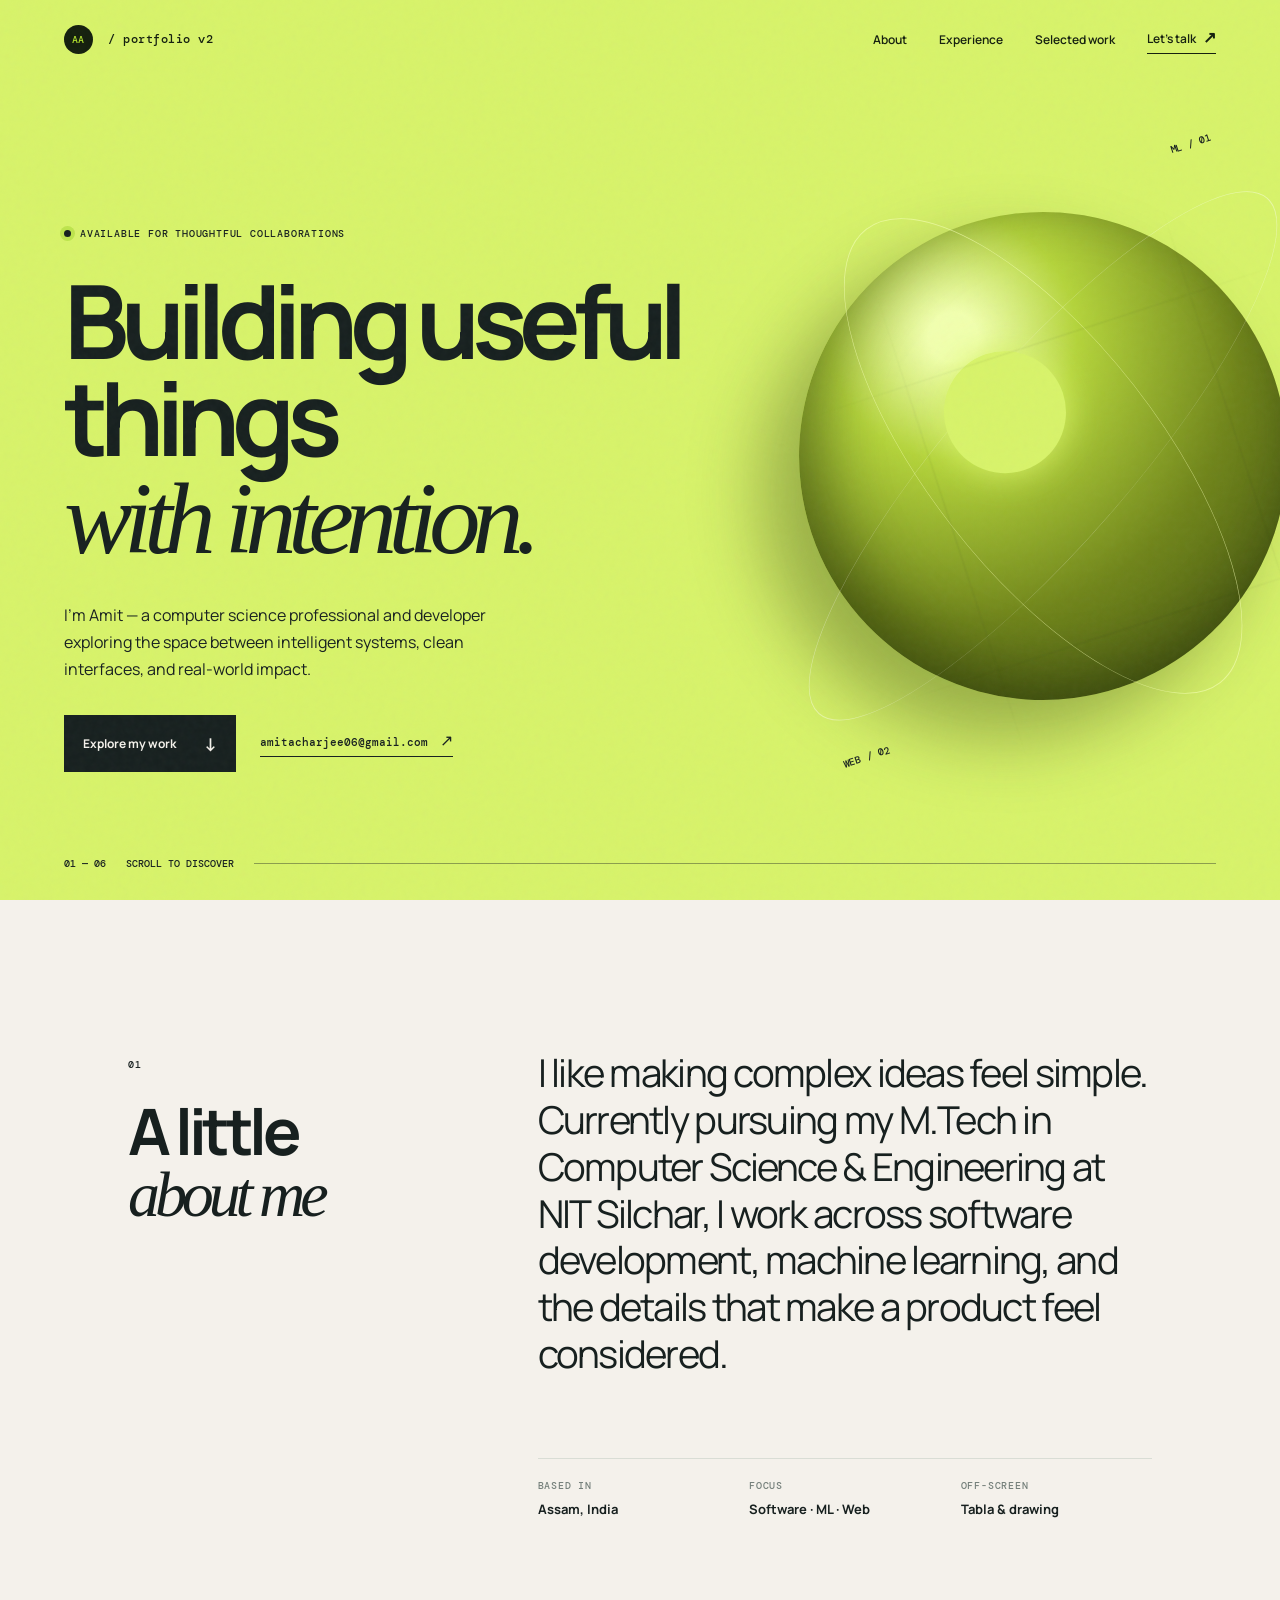
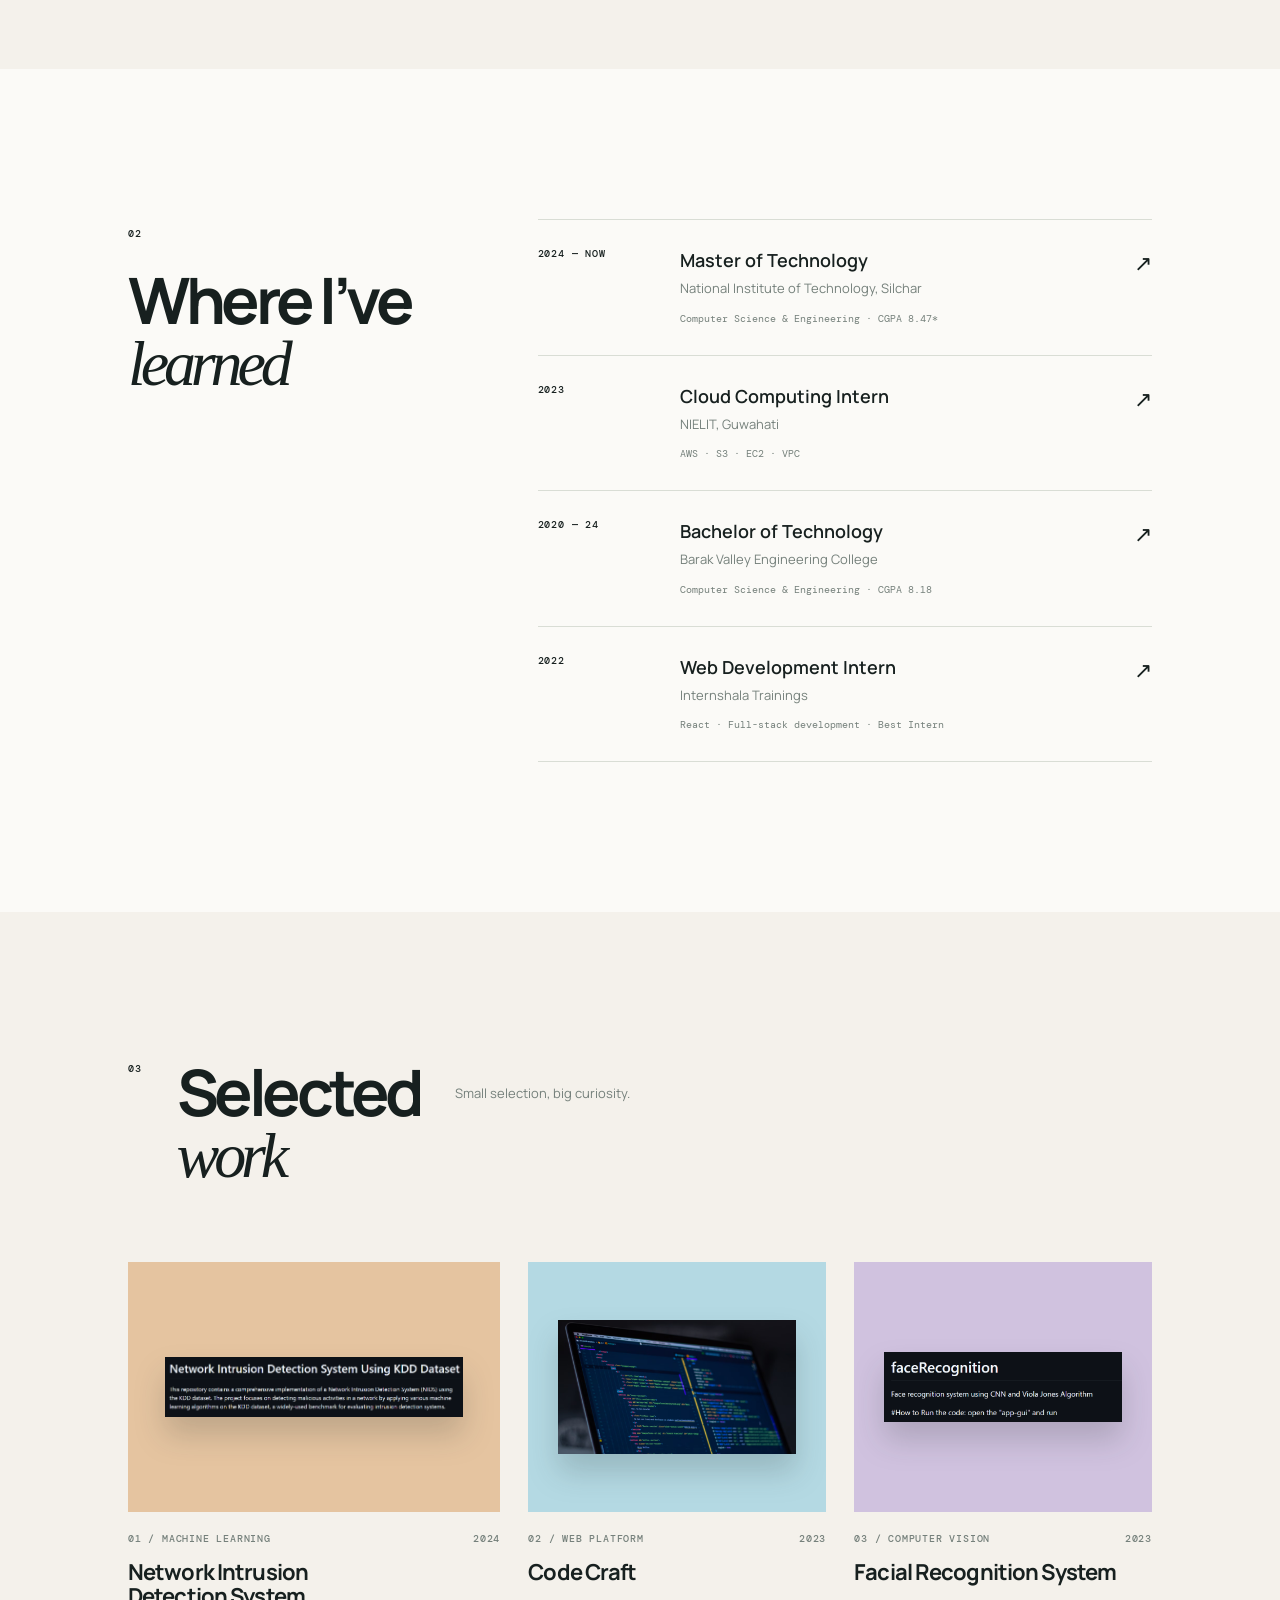
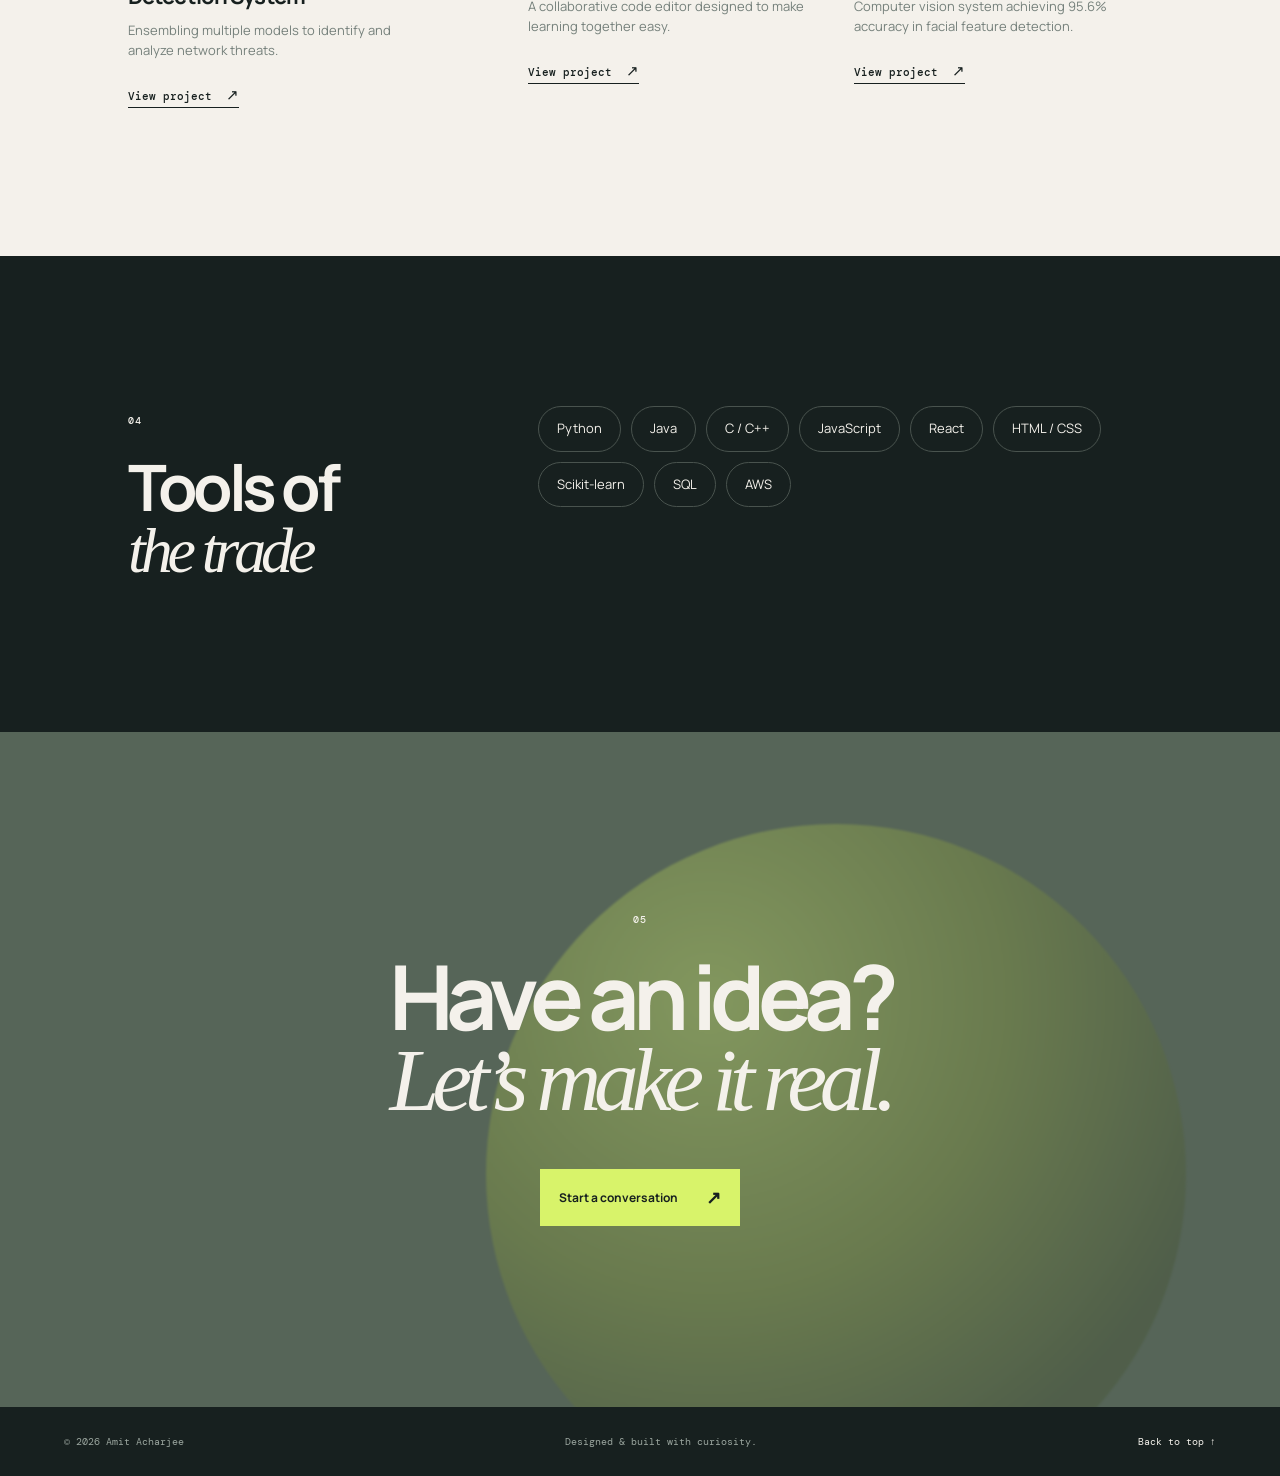
<file: v2/index.html>
<!DOCTYPE html>
<html lang="en">
<head>
    <meta charset="UTF-8">
    <meta name="viewport" content="width=device-width, initial-scale=1.0">
    <meta name="description" content="Amit Acharjee — computer science professional and developer.">
    <title>Amit Acharjee — Developer & Researcher</title>
    <link rel="icon" type="image/png" href="assets/favicon.png">
    <link rel="preconnect" href="https://fonts.googleapis.com">
    <link rel="preconnect" href="https://fonts.gstatic.com" crossorigin>
    <link href="https://fonts.googleapis.com/css2?family=DM+Mono:wght@400;500&family=Manrope:wght@400;500;600;700;800&display=swap" rel="stylesheet">
    <link rel="stylesheet" href="styles.css">
</head>
<body>
    <div class="noise" aria-hidden="true"></div>
    <div class="scroll-progress" aria-hidden="true"></div>

    <header class="site-header">
        <a class="brand" href="#home" aria-label="Amit Acharjee home"><span>AA</span> / portfolio v2</a>
        <button class="menu-toggle" type="button" aria-expanded="false" aria-controls="site-nav">Menu <span></span></button>
        <nav id="site-nav" class="site-nav" aria-label="Main navigation">
            <a href="#about">About</a>
            <a href="#experience">Experience</a>
            <a href="#work">Selected work</a>
            <a href="#contact" class="nav-cta">Let's talk <span>↗</span></a>
        </nav>
    </header>

    <main>
        <section id="home" class="hero">
            <div class="hero-copy reveal">
                <p class="eyebrow"><span class="status-dot"></span> Available for thoughtful collaborations</p>
                <h1>Building useful things<br><em>with intention.</em></h1>
                <p class="hero-intro">I’m Amit — a computer science professional and developer exploring the space between intelligent systems, clean interfaces, and real-world impact.</p>
                <div class="hero-actions">
                    <a class="button button-dark" href="#work">Explore my work <span>↓</span></a>
                    <a class="text-link" href="mailto:amitacharjee06@gmail.com">amitacharjee06@gmail.com <span>↗</span></a>
                </div>
            </div>
            <div class="hero-art" aria-hidden="true">
                <div class="orb orb-back"></div>
                <div class="orb orb-main">
                    <div class="orb-ring ring-one"></div>
                    <div class="orb-ring ring-two"></div>
                    <div class="orb-core"></div>
                </div>
                <div class="orbit-label label-one">ML / 01</div>
                <div class="orbit-label label-two">WEB / 02</div>
                <div class="hero-grid"></div>
            </div>
            <div class="hero-footer"><span>01 — 06</span><span>Scroll to discover</span><span class="line"></span></div>
        </section>

        <section id="about" class="section about">
            <div class="section-heading reveal"><span class="section-number">01</span><h2>A little<br><em>about me</em></h2></div>
            <div class="about-content">
                <p class="large-copy reveal">I like making complex ideas feel simple. Currently pursuing my M.Tech in Computer Science & Engineering at NIT Silchar, I work across software development, machine learning, and the details that make a product feel considered.</p>
                <div class="fact-grid reveal">
                    <div><span class="fact-label">Based in</span><strong>Assam, India</strong></div>
                    <div><span class="fact-label">Focus</span><strong>Software · ML · Web</strong></div>
                    <div><span class="fact-label">Off-screen</span><strong>Tabla & drawing</strong></div>
                </div>
            </div>
        </section>

        <section id="experience" class="section experience">
            <div class="section-heading reveal"><span class="section-number">02</span><h2>Where I’ve<br><em>learned</em></h2></div>
            <div class="experience-list">
                <article class="experience-item reveal"><span class="period">2024 — now</span><div><h3>Master of Technology</h3><p>National Institute of Technology, Silchar</p><span class="muted">Computer Science & Engineering · CGPA 8.47*</span></div><span class="arrow">↗</span></article>
                <article class="experience-item reveal"><span class="period">2023</span><div><h3>Cloud Computing Intern</h3><p>NIELIT, Guwahati</p><span class="muted">AWS · S3 · EC2 · VPC</span></div><span class="arrow">↗</span></article>
                <article class="experience-item reveal"><span class="period">2020 — 24</span><div><h3>Bachelor of Technology</h3><p>Barak Valley Engineering College</p><span class="muted">Computer Science & Engineering · CGPA 8.18</span></div><span class="arrow">↗</span></article>
                <article class="experience-item reveal"><span class="period">2022</span><div><h3>Web Development Intern</h3><p>Internshala Trainings</p><span class="muted">React · Full-stack development · Best Intern</span></div><span class="arrow">↗</span></article>
            </div>
        </section>

        <section id="work" class="section work">
            <div class="section-heading reveal"><span class="section-number">03</span><h2>Selected<br><em>work</em></h2><p>Small selection, big curiosity.</p></div>
            <div class="project-grid">
                <article class="project-card project-feature reveal"><div class="project-image warm"><img src="assets/image1.png" alt="Network intrusion detection project preview"></div><div class="project-meta"><span>01 / Machine learning</span><span>2024</span></div><h3>Network Intrusion<br>Detection System</h3><p>Ensembling multiple models to identify and analyze network threats.</p><a href="https://github.com/Grey-Coder/Network_Intrusion_Detection_System" target="_blank" rel="noreferrer">View project <span>↗</span></a></article>
                <article class="project-card reveal"><div class="project-image blue"><img src="assets/image3.png" alt="Code Craft collaborative editor preview"></div><div class="project-meta"><span>02 / Web platform</span><span>2023</span></div><h3>Code Craft</h3><p>A collaborative code editor designed to make learning together easy.</p><a href="https://github.com/Grey-Coder" target="_blank" rel="noreferrer">View project <span>↗</span></a></article>
                <article class="project-card reveal"><div class="project-image lilac"><img src="assets/image2.png" alt="Facial recognition project preview"></div><div class="project-meta"><span>03 / Computer vision</span><span>2023</span></div><h3>Facial Recognition System</h3><p>Computer vision system achieving 95.6% accuracy in facial feature detection.</p><a href="https://github.com/Grey-Coder/faceRecognition" target="_blank" rel="noreferrer">View project <span>↗</span></a></article>
            </div>
        </section>

        <section class="section capabilities">
            <div class="section-heading reveal"><span class="section-number">04</span><h2>Tools of<br><em>the trade</em></h2></div>
            <div class="capability-list reveal"><span>Python</span><span>Java</span><span>C / C++</span><span>JavaScript</span><span>React</span><span>HTML / CSS</span><span>Scikit-learn</span><span>SQL</span><span>AWS</span></div>
        </section>

        <section id="contact" class="contact-section">
            <div class="contact-orb" aria-hidden="true"></div>
            <div class="contact-content reveal"><span class="section-number">05</span><h2>Have an idea?<br><em>Let’s make it real.</em></h2><a class="button button-light" href="mailto:amitacharjee06@gmail.com">Start a conversation <span>↗</span></a></div>
        </section>
    </main>
    <footer><span>© 2026 Amit Acharjee</span><span>Designed & built with curiosity.</span><a href="#home">Back to top ↑</a></footer>
    <script src="script.js"></script>
</body>
</html>
</file>
<file: v2/styles.css>
:root{--ink:#17201f;--cream:#f4f1eb;--paper:#fbfaf7;--lime:#d8f36a;--muted:#75807b;--line:#d9ddd5;--mono:'DM Mono',monospace;--sans:'Manrope',sans-serif}
*{box-sizing:border-box;margin:0;padding:0}html{scroll-behavior:smooth}body{background:var(--paper);color:var(--ink);font-family:var(--sans);line-height:1.5;overflow-x:hidden}.noise{position:fixed;inset:0;pointer-events:none;opacity:.035;z-index:10;background-image:url("data:image/svg+xml,%3Csvg viewBox='0 0 180 180' xmlns='http://www.w3.org/2000/svg'%3E%3Cfilter id='n'%3E%3CfeTurbulence type='fractalNoise' baseFrequency='.8' numOctaves='4' stitchTiles='stitch'/%3E%3C/filter%3E%3Crect width='100%25' height='100%25' filter='url(%23n)'/%3E%3C/svg%3E")}.scroll-progress{position:fixed;top:0;left:0;height:3px;width:0;background:var(--lime);z-index:20}.site-header{position:fixed;top:0;left:0;width:100%;padding:25px 5vw;display:flex;justify-content:space-between;align-items:center;z-index:9;mix-blend-mode:multiply}.brand{font:500 12px var(--mono);letter-spacing:.04em;color:inherit;text-decoration:none}.brand span{display:inline-grid;place-items:center;background:var(--ink);color:var(--lime);width:29px;height:29px;border-radius:50%;margin-right:8px;font-size:10px}.site-nav{display:flex;align-items:center;gap:32px;font-size:12px;font-weight:600}.site-nav a,.text-link{color:inherit;text-decoration:none}.nav-cta{border-bottom:1px solid currentColor;padding-bottom:4px}.nav-cta span,.text-link span{font-size:16px;margin-left:5px}.menu-toggle{display:none;border:0;background:none;font:500 12px var(--mono)}.hero{min-height:100vh;background:var(--lime);position:relative;padding:17vh 5vw 6vh;display:flex;align-items:center;overflow:hidden}.hero-copy{position:relative;z-index:2;width:56%;max-width:760px}.eyebrow,.section-number,.period,.project-meta,.fact-label{font:500 10px var(--mono);letter-spacing:.08em;text-transform:uppercase}.eyebrow{display:flex;gap:9px;align-items:center;margin-bottom:32px}.status-dot{width:7px;height:7px;border-radius:50%;background:var(--ink);box-shadow:0 0 0 4px #bde44d}.hero h1{font-size:clamp(3.5rem,8vw,8.5rem);line-height:.95;letter-spacing:-.08em;font-weight:700}.hero h1 em,.section-heading em,.contact-content em{font-family:Georgia,serif;font-weight:400;letter-spacing:-.08em}.hero-intro{max-width:435px;margin:34px 0 32px;font-size:16px;line-height:1.7}.hero-actions{display:flex;align-items:center;gap:24px}.button{display:inline-flex;gap:28px;align-items:center;padding:15px 19px;text-decoration:none;font-size:12px;font-weight:700}.button-dark{background:var(--ink);color:var(--cream)}.button-light{background:var(--lime);color:var(--ink)}.button span{font-size:18px}.text-link{font:500 11px var(--mono);border-bottom:1px solid currentColor;padding-bottom:5px}.hero-art{position:absolute;width:53vw;height:53vw;max-width:760px;max-height:760px;right:-8vw;top:13%;transform:rotate(-18deg)}.hero-grid{position:absolute;inset:12% 0 0 12%;background:linear-gradient(90deg,transparent 49.5%,rgba(23,32,31,.1) 50%,transparent 50.5%),linear-gradient(0deg,transparent 49.5%,rgba(23,32,31,.1) 50%,transparent 50.5%);background-size:50% 50%;mask-image:radial-gradient(circle,#000,transparent 68%)}.orb{border-radius:50%;position:absolute}.orb-main{inset:14%;background:radial-gradient(circle at 30% 27%,#f1ffaf 0 5%,#b4d43b 25%,#70851a 58%,#34420d 100%);box-shadow:-35px 40px 70px rgba(34,48,3,.35),inset 18px -20px 60px rgba(16,25,0,.4);transform:rotate(22deg);animation:float 7s ease-in-out infinite}.orb-back{inset:29%;background:rgba(255,255,255,.3);filter:blur(1px);transform:translate(12%,17%)}.orb-core{position:absolute;width:25%;height:25%;border-radius:50%;background:var(--lime);top:29%;left:29%;box-shadow:0 0 35px var(--lime)}.orb-ring{position:absolute;border:1px solid rgba(244,255,178,.65);border-radius:50%;inset:-9%;transform:rotate(48deg) scaleY(.4)}.ring-two{inset:-20%;transform:rotate(-53deg) scaleY(.26);border-color:rgba(255,255,255,.4)}.orbit-label{position:absolute;font:500 10px var(--mono);z-index:2}.label-one{top:12%;right:12%}.label-two{bottom:15%;left:8%}.hero-footer{position:absolute;bottom:30px;left:5vw;right:5vw;display:flex;align-items:center;gap:20px;font:500 10px var(--mono);text-transform:uppercase}.hero-footer .line{height:1px;background:var(--ink);opacity:.4;flex:1}.section{padding:150px 10vw;display:grid;grid-template-columns:30% 1fr;gap:8vw}.section-heading h2{font-size:clamp(2.4rem,5vw,5rem);line-height:.95;letter-spacing:-.07em;margin-top:27px}.section-heading p{font-size:13px;color:var(--muted);margin-top:22px}.about{background:var(--cream)}.large-copy{font-size:clamp(1.7rem,3vw,3rem);line-height:1.22;letter-spacing:-.045em;max-width:780px}.fact-grid{display:grid;grid-template-columns:repeat(3,1fr);gap:20px;border-top:1px solid var(--line);margin-top:80px;padding-top:20px}.fact-grid div{display:flex;flex-direction:column;gap:8px}.fact-label{color:var(--muted)}.fact-grid strong{font-size:13px}.experience-list{border-top:1px solid var(--line)}.experience-item{display:grid;grid-template-columns:20% 1fr auto;gap:20px;padding:27px 0;border-bottom:1px solid var(--line);align-items:start}.experience-item h3{font-size:18px;font-weight:600}.experience-item p{font-size:13px;margin:5px 0;color:var(--muted)}.muted{font:10px var(--mono);color:var(--muted)}.arrow{font-size:22px}.work{background:var(--cream);display:block}.work .section-heading{display:flex;align-items:start;gap:35px;margin-bottom:75px}.work .section-heading h2{margin:0}.project-grid{display:grid;grid-template-columns:1.25fr 1fr 1fr;gap:28px}.project-card{min-width:0}.project-image{height:250px;display:grid;place-items:center;overflow:hidden;margin-bottom:20px}.project-image img{width:80%;height:80%;object-fit:contain;filter:drop-shadow(0 18px 15px rgba(23,32,31,.18));transition:transform .5s ease}.project-card:hover .project-image img{transform:scale(1.06) rotate(-2deg)}.warm{background:#e5c4a0}.blue{background:#b4d9e3}.lilac{background:#d0c2df}.project-meta{display:flex;justify-content:space-between;color:var(--muted);margin-bottom:15px}.project-card h3{font-size:22px;line-height:1.1;letter-spacing:-.04em}.project-card p{color:var(--muted);font-size:13px;margin:13px 0 22px;max-width:300px}.project-card a{font:500 11px var(--mono);color:var(--ink);text-decoration:none;border-bottom:1px solid var(--ink);padding-bottom:4px}.project-card a span{font-size:15px;margin-left:7px}.capabilities{background:var(--ink);color:var(--cream)}.capability-list{display:flex;flex-wrap:wrap;gap:10px;align-content:start}.capability-list span{border:1px solid #49534e;border-radius:100px;padding:12px 18px;font-size:13px}.contact-section{min-height:75vh;background:#566558;color:var(--cream);position:relative;display:grid;place-items:center;overflow:hidden}.contact-content{text-align:center;position:relative;z-index:1}.contact-content .section-number{display:block;margin-bottom:30px}.contact-content h2{font-size:clamp(3rem,7vw,7.5rem);line-height:.9;letter-spacing:-.08em;margin-bottom:48px}.contact-orb{position:absolute;width:60vw;height:60vw;max-width:700px;max-height:700px;border-radius:50%;background:radial-gradient(circle at 32% 25%,#d6f46b,#8ea33e 42%,#455331 75%);opacity:.35;filter:blur(1px);transform:translate(28%,15%);transition:transform .2s linear}footer{background:var(--ink);color:#9ba69f;padding:28px 5vw;display:flex;justify-content:space-between;font:10px var(--mono)}footer a{color:var(--cream);text-decoration:none}.reveal{opacity:0;transform:translateY(25px);transition:opacity .8s ease,transform .8s ease}.reveal.visible{opacity:1;transform:none}@keyframes float{0%,100%{transform:rotate(22deg) translateY(0)}50%{transform:rotate(19deg) translateY(-18px)}}
@media(max-width:800px){.site-header{padding:18px 6vw}.menu-toggle{display:block;position:relative;z-index:2}.site-nav{display:none;position:absolute;top:0;right:0;width:100%;padding:80px 6vw 25px;background:var(--paper);flex-direction:column;align-items:flex-end;gap:22px}.site-nav.open{display:flex}.hero{padding:145px 7vw 100px;min-height:850px;align-items:flex-start}.hero-copy{width:100%}.hero h1{font-size:clamp(3.3rem,15vw,6rem)}.hero-intro{font-size:14px;max-width:360px}.hero-actions{align-items:flex-start;flex-direction:column;gap:20px}.hero-art{width:115vw;height:115vw;top:auto;bottom:-8vw;right:-38vw;opacity:.75}.hero-footer{bottom:20px;left:7vw;right:7vw}.section{padding:90px 7vw;display:block}.section-heading{margin-bottom:55px}.section-heading h2{font-size:3.3rem}.fact-grid{margin-top:55px;grid-template-columns:1fr;gap:18px}.experience-item{grid-template-columns:1fr auto;gap:8px}.experience-item .period{grid-column:1/-1;margin-bottom:9px}.experience-item .arrow{grid-column:2;grid-row:2}.work .section-heading{display:block;margin-bottom:45px}.project-grid{grid-template-columns:1fr;gap:55px}.project-image{height:240px}.capability-list{gap:8px}.capability-list span{font-size:12px;padding:10px 14px}.contact-section{min-height:600px;padding:80px 7vw}.contact-content h2{font-size:4rem}footer{padding:25px 7vw;flex-wrap:wrap;gap:14px}footer span:nth-child(2){display:none}}
@media(prefers-reduced-motion:reduce){*,*::before,*::after{scroll-behavior:auto!important;animation:none!important;transition:none!important}}
</file>
